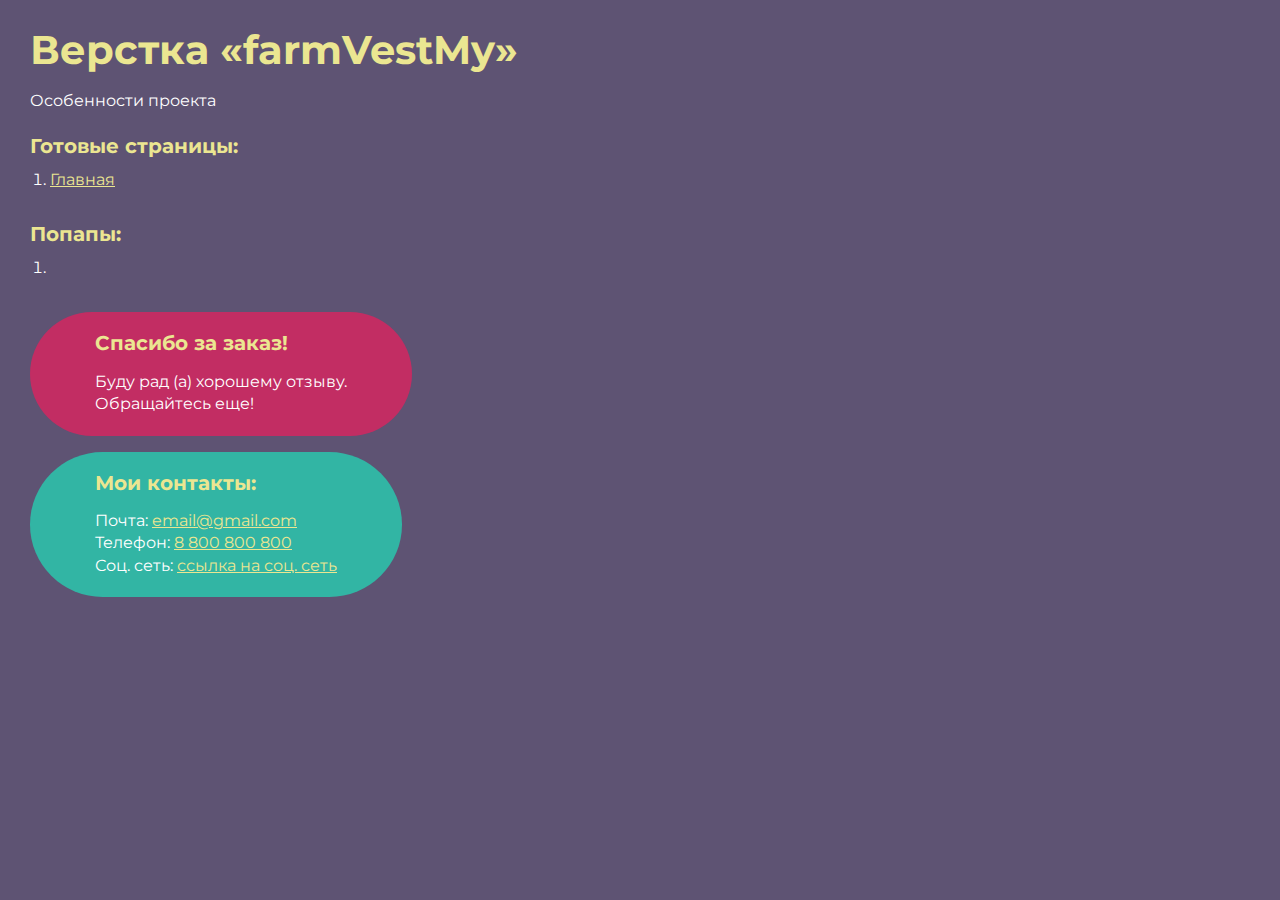
<file: index.html>
<!DOCTYPE html>
<html>

<head>
	<meta charset="UTF-8">
	<meta name="viewport" content="width=device-width, initial-scale=1.0">
	<title>Верстка «farmVestMy»</title>
</head>

<body>
	<div class="rootpage">
		<h1>Верстка «farmVestMy»</h1>
		<div class="rootpage__info">
			Особенности проекта
		</div>
		<h2>Готовые страницы:</h2>
		<ol class="rootpage__list">
			<li><a target="_blank" href="home.html">Главная</a></li>
		</ol>
		<h2>Попапы:</h2>
		<ol class="rootpage__list">
			<li><a target="_blank" href="home.html#"></a></li>
		</ol>
		<div class="rootpage__tnx">
			<h2>Спасибо за заказ!</h2>
			<p>Буду рад (а) хорошему отзыву.</p>
			<p>Обращайтесь еще!</p>
		</div>
		<div class="rootpage__contacts">
			<h2>Мои контакты:</h2>
			<p>Почта: <a href="mailto:email@gmail.com">email@gmail.com</a></p>
			<p>Телефон: <a href="tel:8800800800">8 800 800 800</a></p>
			<p>Соц. сеть: <a href="">ссылка на соц. сеть</a></p>
		</div>
	</div>
</body>
<style>
	@charset "UTF-8";
	@import url("https://fonts.googleapis.com/css?family=Montserrat:regular,700&display=swap");

	*,
	*::before,
	*::after {
		padding: 0px;
		margin: 0px;
		border: 0px;
		box-sizing: border-box;
	}

	html,
	body {
		height: 100%;
		margin: 0;
		padding: 0;
		min-width: 320px;
		width: 100%;
		color: #fff;
		background-color: #5e5373;
	}

	body {
		font-family: Montserrat;
		font-size: 100%;
		line-height: 1;
		font-size: 1rem;
	}

	a {
		text-decoration: underline;
		color: #ebe691
	}

	a:visited {
		text-decoration: underline;
		color: #aaa768;
	}

	a:hover {
		text-decoration: none;
	}

	ul li {
		list-style: none;
	}

	img {
		vertical-align: top;
	}

	.wrapper {
		width: 100%;
		min-height: 100%;
		overflow: hidden;
	}

	.rootpage {
		padding: 30px;
		display: flex;
		flex-direction: column;
		align-items: flex-start;
	}

	@media (max-width: 767px) {
		.rootpage {
			padding: 30px 15px;
		}
	}

	h1 {
		color: #ebe691;
		font-size: 2.5rem;
		margin: 0px 0px 1.25rem 0px;
	}

	@media (max-width: 767px) {
		h1 {
			font-size: 1.85rem;
			margin: 0px 0px 1.25rem 0px;
		}
	}

	h2 {
		color: #ebe691;
		font-size: 1.25rem;
		margin: 0px 0px 1rem 0px;
	}

	@media (max-width: 767px) {
		h2 {
			font-size: 1.125rem;
			margin: 0px 0px 1rem 0px;
		}
	}

	.rootpage__info {
		line-height: 140%;
		margin: 0px 0px 1.5rem 0px;
	}

	.rootpage__list {
		margin: 0px 0px 2.25rem 1.25rem;
	}

	.rootpage__list li:not(:last-child) {
		margin: 0px 0px 15px 0px;
	}

	.rootpage__contacts,
	.rootpage__tnx {
		border-radius: 200px;
		padding: 20px 65px;
		line-height: 140%;
	}

	@media (max-width: 767px) {

		.rootpage__contacts,
		.rootpage__tnx {
			border-radius: 40px;
			padding: 20px;
		}
	}

	.rootpage__contacts {
		background: #32b5a4;

	}

	.rootpage__contacts a {
		color: #ebe691;
	}

	.rootpage__tnx {
		background: #c22d63;
		margin: 0px 0px 1rem 0px;
	}
</style>

</html>
</file>
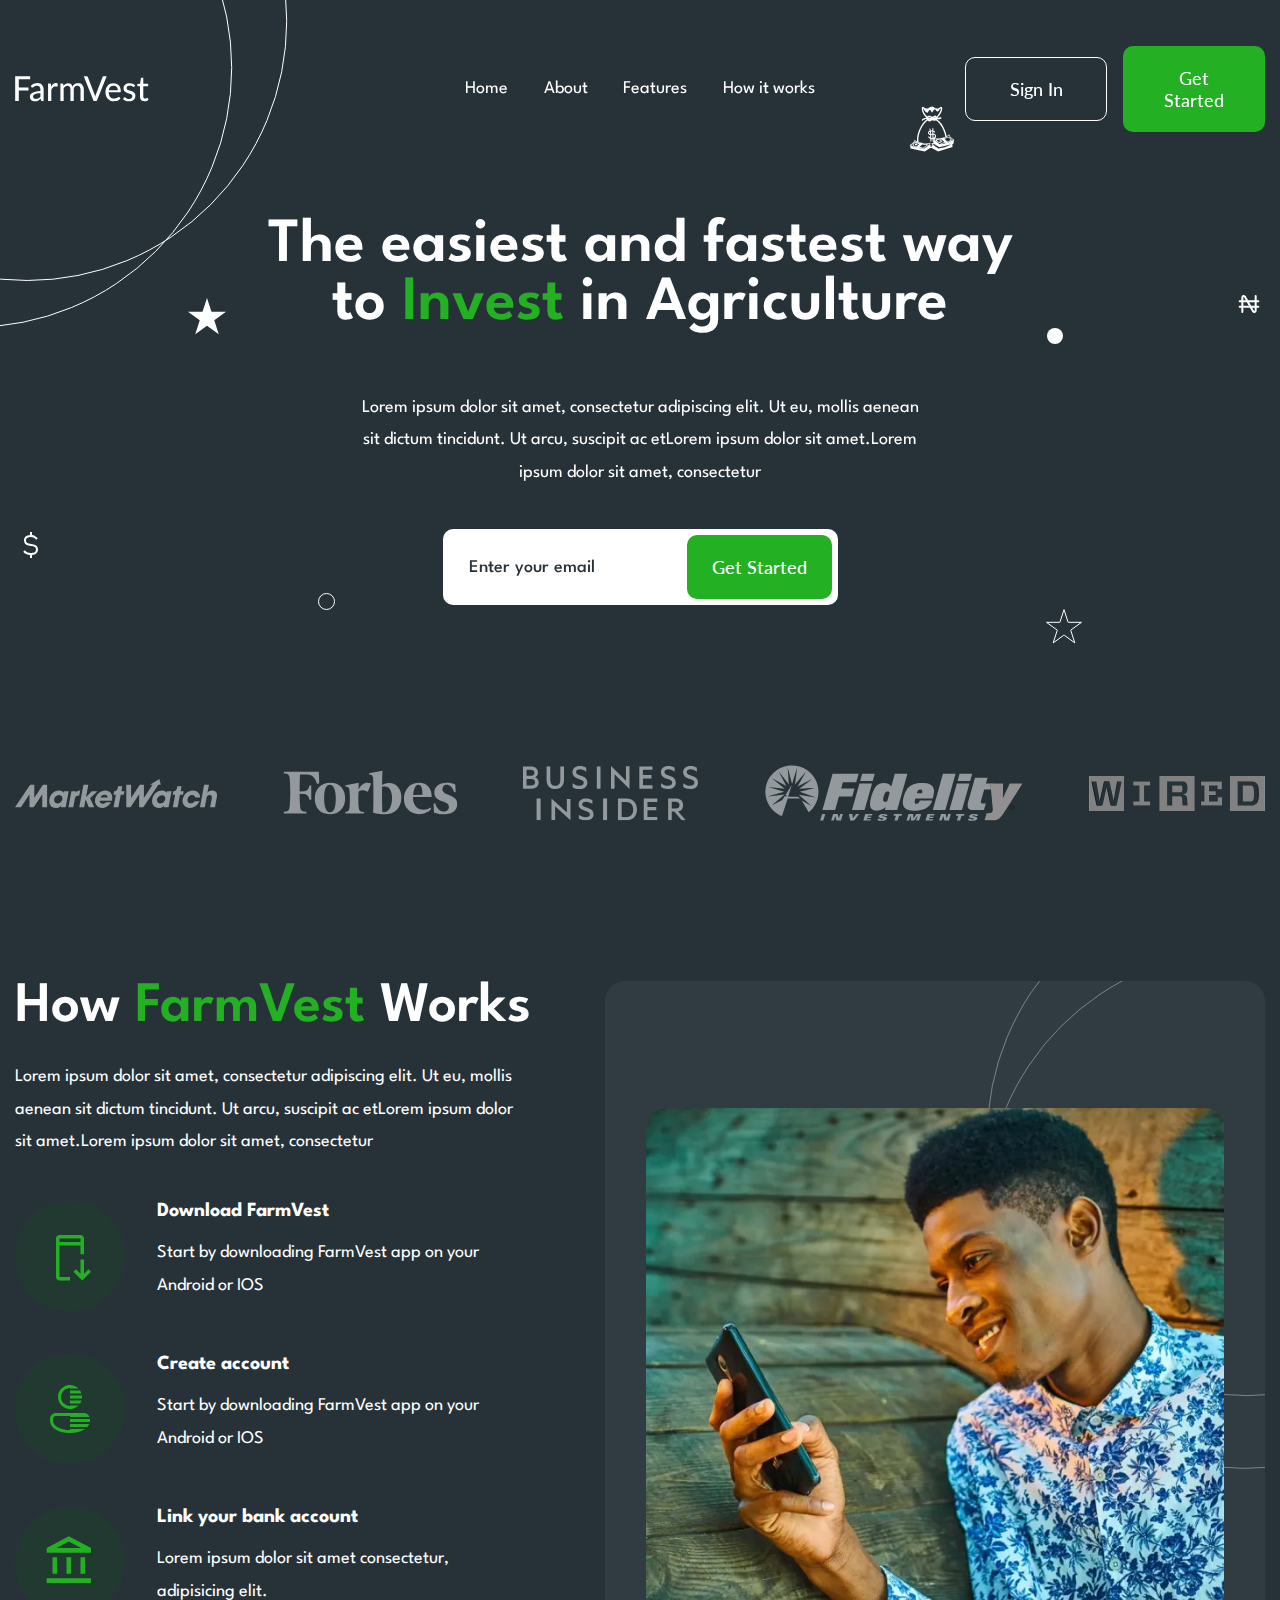
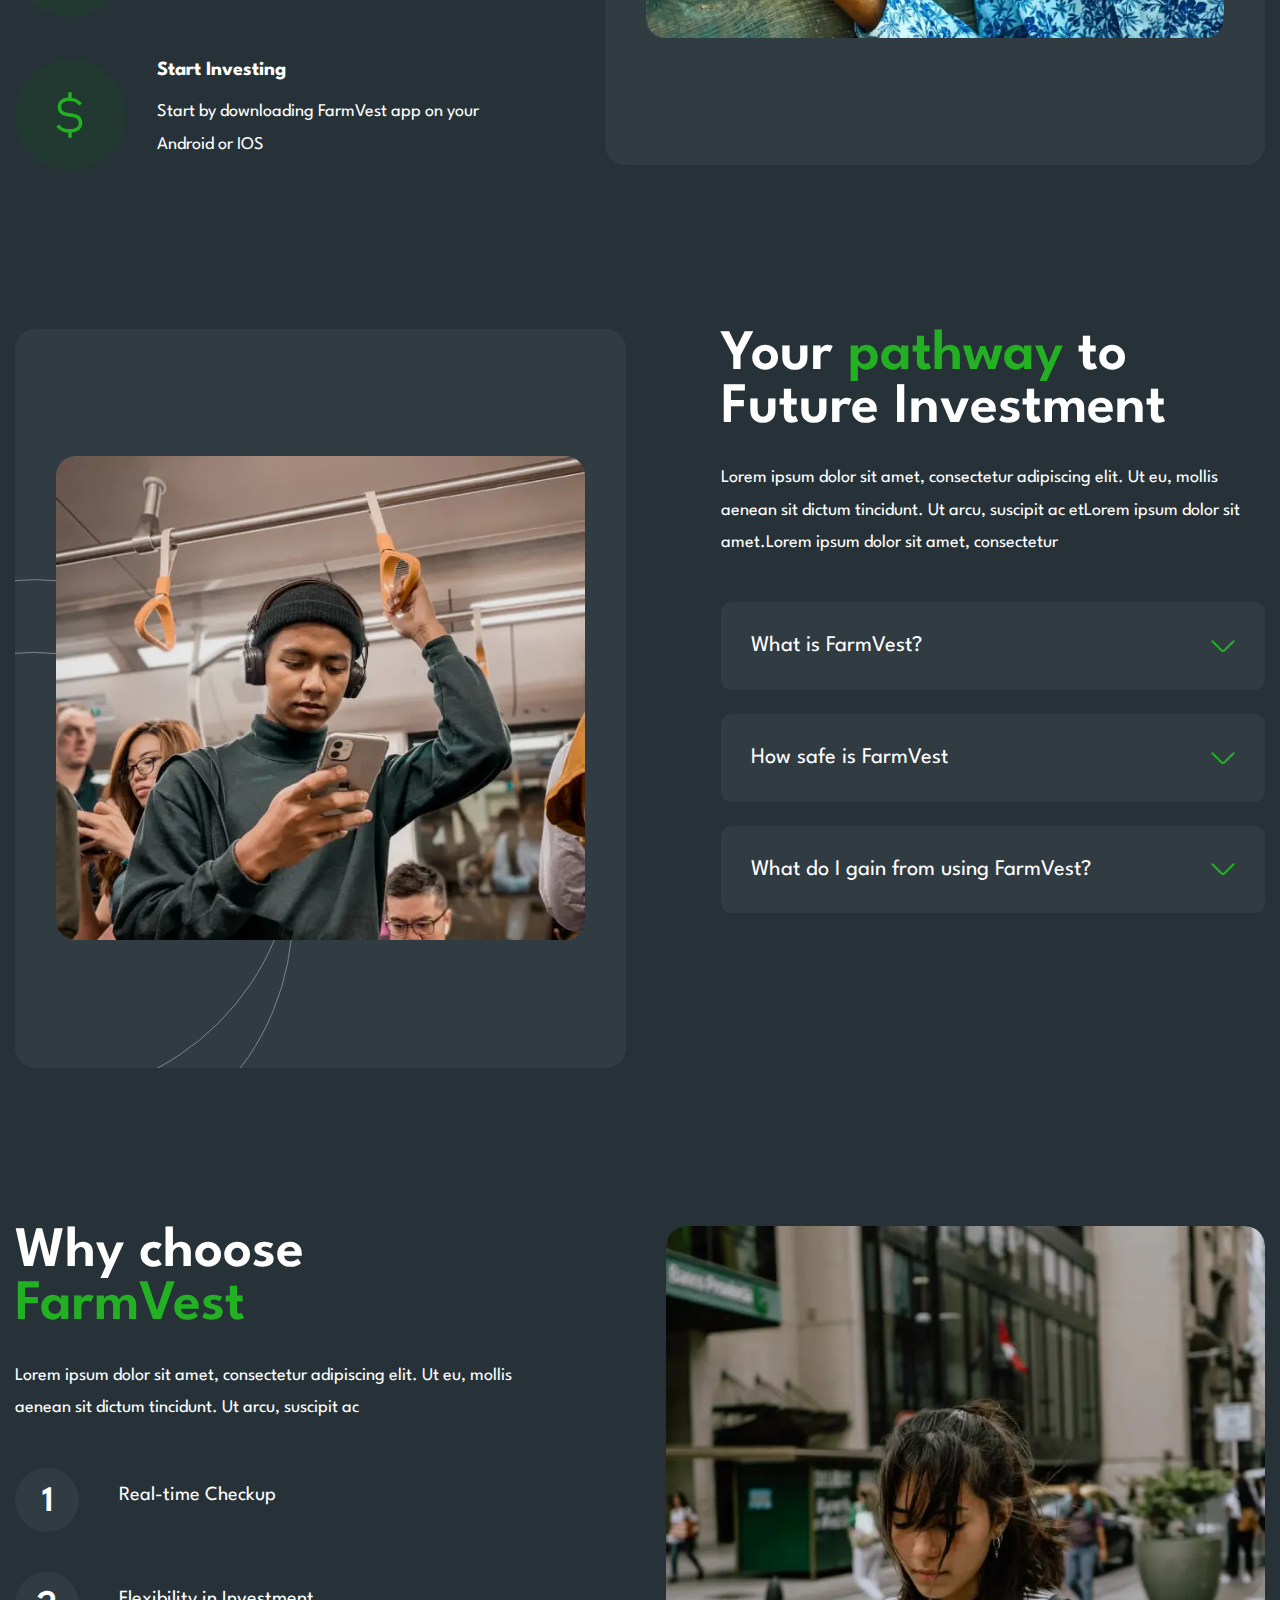
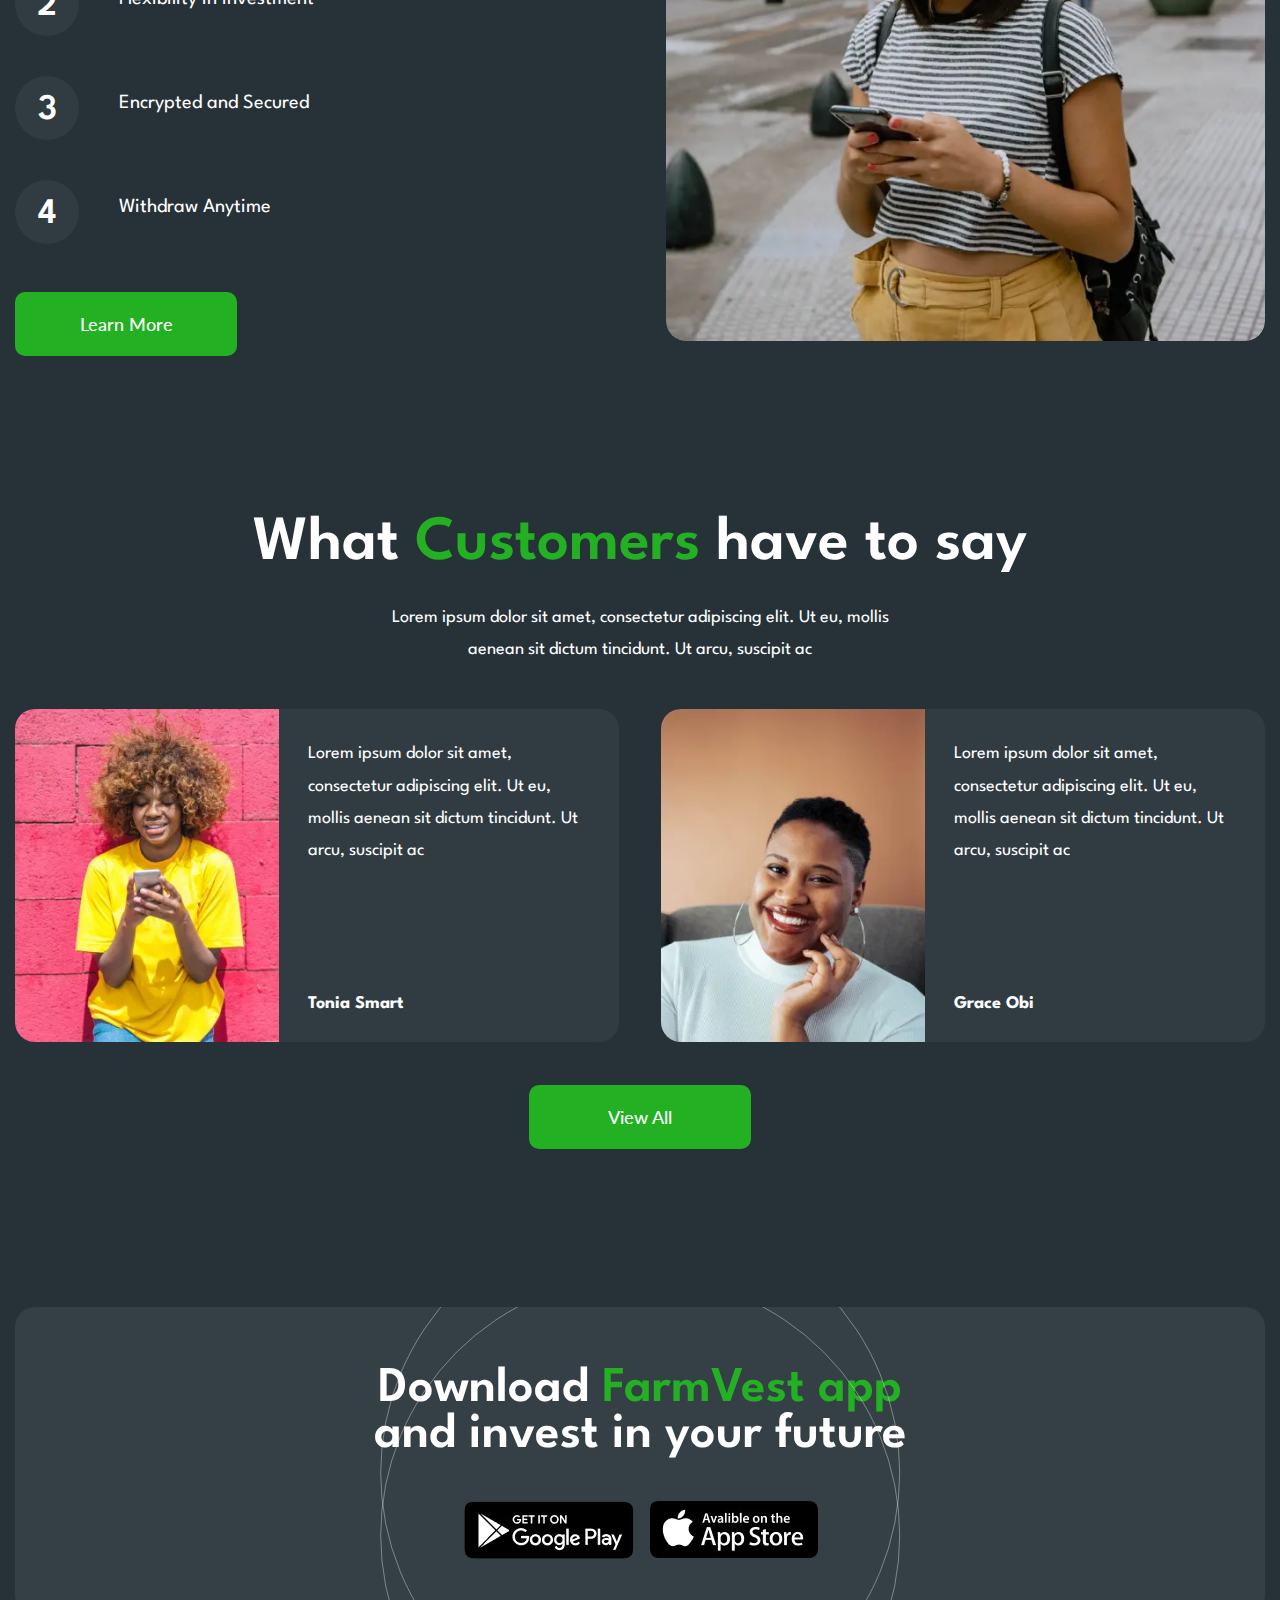
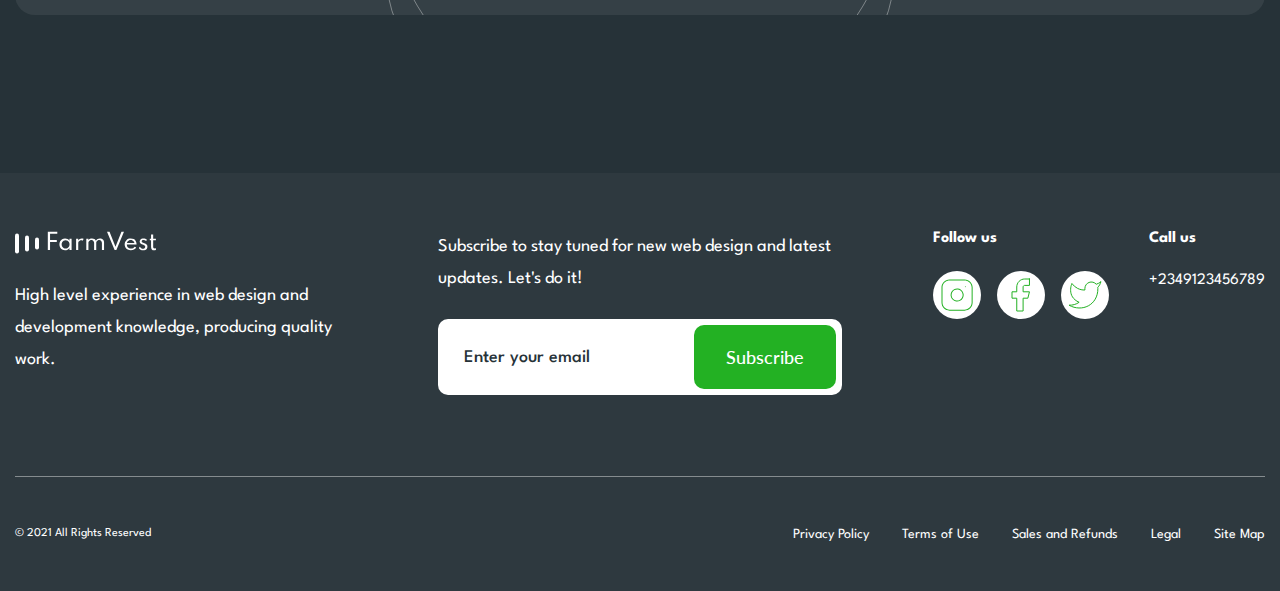
<file: home.html>
<!DOCTYPE html>
<html lang="ru">

<head>
	<title>FarmVestMy</title>
	<meta charset="UTF-8">
	<meta name="format-detection" content="telephone=no">
	<!-- <style>body{opacity: 0;}</style> -->
	<link rel="stylesheet" href="css/style.min.css?_v=20220719111856">
	<link rel="shortcut icon" href="favicon.ico">
	<!-- <meta name="robots" content="noindex, nofollow"> -->
	<meta name="viewport" content="width=device-width, initial-scale=1.0">
</head>

<body>
	<div class="wrapper">
		<header class="header">
			<div class="header__container-big">
				<a href="" class="header__logo"><img src="img/logo.svg" alt=""></a>
				<div class="header__menu menu">
					<nav class="menu__body">
						<ul class="menu__list">
							<li class="menu__item"><a href="" class="menu__link">Home</a></li>
							<li class="menu__item"><a href="" class="menu__link">About</a></li>
							<li class="menu__item"><a href="" class="menu__link">Features</a></li>
							<li class="menu__item"><a href="" class="menu__link">How it works</a></li>
						</ul>
					</nav>
				</div>
				<div class="header__actions">
					<button type="button" class="header__button button button_border">Sign In</button>
					<button type="button" data-da=".menu__body,767.98" class="header__button button">Get Started</button>
					<button type="button" class="icon-menu"><span></span></button>
				</div>
			</div>
		</header>
		<main class="page">
			<main class="page">
				<section class="page__main main-block">
					<div data-prlx-parent class="main-block__container-big">
						<div class="main-block__container">
							<div class="main-block__content">
								<h1 class="main-block__title title">
									The easiest and fastest way to <span>Invest</span> in Agriculture
								</h1>
								<div class="main-block__text text">
									Lorem ipsum dolor sit amet, consectetur adipiscing elit. Ut eu, mollis aenean sit dictum
									tincidunt. Ut arcu, suscipit ac etLorem ipsum dolor sit amet.Lorem ipsum dolor sit amet,
									consectetur
								</div>
								<div class="main-block__form">
									<form action="#" class="form">
										<input data-required="email" autocomplete="off" type="text" name="form[]" data-error="Error" placeholder="Enter your email" class="form__input">
										<button type="submit" class="form__button button">Get Started</button>
									</form>
								</div>
							</div>
							<div data-coefficient="100" data-prlx data-direction="1" class="main-block__icons icons-main-block">
								<div data-prlx-mouse data-prlx-cx="300" data-prlx-cy="300" class="icons-main-block__circle icons-main-block__circle_1"></div>
								<div data-prlx-mouse data-prlx-cx="300" data-prlx-cy="300" data-prlx-dxr data-prlx-dyr class="icons-main-block__circle icons-main-block__circle_2"></div>
								<div data-prlx-mouse data-prlx-cx="10" data-prlx-cy="10" class="icons-main-block__item icons-main-block__item_1">
									<img src="img/main-block/icons/01.svg" alt="Icon">
								</div>
								<div data-prlx-mouse data-prlx-cx="10" data-prlx-cy="10" data-prlx-dxr data-prlx-dyr class="icons-main-block__item icons-main-block__item_2">
									<img src="img/main-block/icons/02.svg" alt="Icon">
								</div>
								<div data-prlx-mouse data-prlx-cx="10" data-prlx-cy="10" class="icons-main-block__item icons-main-block__item_3">
									<img src="img/main-block/icons/03.svg" alt="Icon">
								</div>
								<div data-prlx-mouse data-prlx-cx="10" data-prlx-cy="10" data-prlx-dxr data-prlx-dyr class="icons-main-block__item icons-main-block__item_4">
									<img src="img/main-block/icons/04.svg" alt="Icon">
								</div>
								<div data-prlx-mouse data-prlx-cx="10" data-prlx-cy="10" class="icons-main-block__item icons-main-block__item_5">
									<img src="img/main-block/icons/05.svg" alt="Icon">
								</div>
								<div data-prlx-mouse data-prlx-cx="10" data-prlx-cy="10" data-prlx-dxr data-prlx-dyr class="icons-main-block__item icons-main-block__item_6">
									<img src="img/main-block/icons/06.svg" alt="Icon">
								</div>
								<div data-prlx-mouse data-prlx-cx="10" data-prlx-cy="10" class="icons-main-block__item icons-main-block__item_7">
									<img src="img/main-block/icons/07.svg" alt="Icon">
								</div>
							</div>
						</div>
					</div>
				</section>
				<div class="page__partners partners">
					<div class="partners__container-big">
						<div class="partners__container">
							<div class="partners__item">
								<img src="img/partners/01.svg" alt="">
							</div>
							<div class="partners__item">
								<img src="img/partners/02.svg" alt="">
							</div>
							<div class="partners__item">
								<img src="img/partners/03.svg" alt="">
							</div>
							<div class="partners__item">
								<img src="img/partners/04.svg" alt="">
							</div>
							<div class="partners__item">
								<img src="img/partners/05.svg" alt="">
							</div>
						</div>
					</div>
				</div>
				<section data-prlx-mouse-wrapper class="page__how how">
					<div class="how__container-big">
						<div class="how__container">
							<div class="how__content">
								<h2 class="how__title title title_s64">
									How <span>FarmVest</span> Works
								</h2>
								<div class="how__text text">
									<p>Lorem ipsum dolor sit amet, consectetur adipiscing elit. Ut eu, mollis aenean sit dictum tincidunt. Ut arcu, suscipit ac etLorem ipsum dolor sit amet.Lorem ipsum dolor sit amet, consectetur</p>
								</div>
								<div class="how__steps steps-how">
									<div class="steps-how__item">
										<div class="steps-how__icon">
											<img src="img/how-it-works/icons/01.svg" alt="Icon">
										</div>
										<div class="steps-how__body">
											<div class="steps-how__title">Download FarmVest</div>
											<div class="steps-how__text text">Start by downloading FarmVest app on your Android or IOS</div>
										</div>
									</div>
									<div class="steps-how__item">
										<div class="steps-how__icon">
											<img src="img/how-it-works/icons/02.svg" alt="Icon">
										</div>
										<div class="steps-how__body">
											<div class="steps-how__title">Create account</div>
											<div class="steps-how__text text">Start by downloading FarmVest app on your Android or IOS</div>
										</div>
									</div>
									<div class="steps-how__item">
										<div class="steps-how__icon">
											<img src="img/how-it-works/icons/03.svg" alt="Icon">
										</div>
										<div class="steps-how__body">
											<div class="steps-how__title">Link your bank account</div>
											<div class="steps-how__text text">Lorem ipsum dolor sit amet consectetur, adipisicing elit.</div>
										</div>
									</div>
									<div class="steps-how__item">
										<div class="steps-how__icon">
											<img src="img/how-it-works/icons/04.svg" alt="Icon">
										</div>
										<div class="steps-how__body">
											<div class="steps-how__title">Start Investing</div>
											<div class="steps-how__text text">Start by downloading FarmVest app on your Android or IOS</div>
										</div>
									</div>
								</div>
							</div>
							<div data-prlx-parent class="how__image image-block">
								<div data-coefficient="50" data-prlx data-direction="-1" class="image-block__item">
									<picture><source srcset="img/how-it-works/image.webp" type="image/webp"><img src="img/how-it-works/image.jpg" alt="Image"></picture>
								</div>
								<div data-prlx-mouse data-prlx-cx="300" data-prlx-cy="300" class="image-block__circle image-block__circle_1"></div>
								<div data-prlx-mouse data-prlx-cx="300" data-prlx-cy="300" data-prlx-dxr data-prlx-dyr class="image-block__circle image-block__circle_2"></div>
							</div>
						</div>
					</div>
				</section>
				<section data-prlx-mouse-wrapper class="page__pathway pathway">
					<div class="pathway__container-big">
						<div class="pathway__container">
							<div data-prlx-parent class="pathway__image image-block">
								<div data-coefficient="50" data-prlx data-direction="-1" class="image-block__item">
									<picture><source srcset="img/pathway/image.webp" type="image/webp"><img src="img/pathway/image.jpg" alt="Image"></picture>
								</div>
								<div data-prlx-mouse data-prlx-cx="300" data-prlx-cy="300" class="image-block__circle image-block__circle_1"></div>
								<div data-prlx-mouse data-prlx-cx="300" data-prlx-cy="300" data-prlx-dxr data-prlx-dyr class="image-block__circle image-block__circle_2"></div>
							</div>
							<div class="pathway__content">
								<h2 class="pathway__title title title_s64">
									Your <span>pathway</span> to Future Investment
								</h2>
								<div class="pathway__text text">
									<p>Lorem ipsum dolor sit amet, consectetur adipiscing elit. Ut eu, mollis aenean sit dictum tincidunt. Ut arcu, suscipit ac etLorem ipsum dolor sit amet.Lorem ipsum dolor sit amet, consectetur</p>
								</div>

								<div data-spollers data-one-spoller class="pathway__spollers spollers-pathway">
									<div class="spollers-pathway__item">
										<button type="button" data-spoller data-spoller-close class="spollers-pathway__title">What is FarmVest?</button>
										<div class="spollers-pathway__body text">Lorem ipsum dolor, sit amet consectetur adipisicing elit. Libero, unde quaerat aperiam vero rem doloremque maxime itaque molestiae corrupti dolor quos non optio laudantium deserunt architecto doloribus quam ullam fugit!</div>
									</div>
									<div class="spollers-pathway__item">
										<button type="button" data-spoller data-spoller-close class="spollers-pathway__title">How safe is FarmVest</button>
										<div class="spollers-pathway__body text">Lorem ipsum dolor, sit amet consectetur adipisicing elit. Libero, unde quaerat aperiam vero rem doloremque maxime itaque molestiae corrupti dolor quos non optio laudantium deserunt architecto doloribus quam ullam fugit!</div>
									</div>
									<div class="spollers-pathway__item">
										<button type="button" data-spoller data-spoller-close class="spollers-pathway__title">What do I gain from using FarmVest?</button>
										<div class="spollers-pathway__body text">Lorem ipsum dolor, sit amet consectetur adipisicing elit. Libero, unde quaerat aperiam vero rem doloremque maxime itaque molestiae corrupti dolor quos non optio laudantium deserunt architecto doloribus quam ullam fugit!</div>
									</div>
								</div>
							</div>
						</div>
					</div>
				</section>
				<section data-prlx-mouse-wrapper class="page__why why">
					<div class="why__container-big">
						<div class="why__container">
							<div class="why__content">
								<h2 class="why__title title title_s64">
									Why choose <span>FarmVest </span>
								</h2>
								<div class="why__text text">
									<p>Lorem ipsum dolor sit amet, consectetur adipiscing elit. Ut eu, mollis aenean sit dictum tincidunt. Ut arcu, suscipit ac</p>
								</div>
								<ol class="why__steps steps-why">
									<li class="steps-why__item">Real-time Checkup</li>
									<li class="steps-why__item">Flexibility in Investment</li>
									<li class="steps-why__item">Encrypted and Secured</li>
									<li class="steps-why__item">Withdraw Anytime</li>
								</ol>
								<a href="" type="submit" class="button why__button">Learn More</a>
							</div>
							<div data-prlx-parent class="why__image image-block">
								<div data-coefficient="50" data-prlx data-direction="-1" class="image-block__item">
									<picture><source srcset="img/why/image.webp" type="image/webp"><img src="img/why/image.jpg" alt="Image"></picture>
								</div>
								<div data-prlx-mouse data-prlx-cx="300" data-prlx-cy="300" class="image-block__circle image-block__circle_1"></div>
								<div data-prlx-mouse data-prlx-cx="300" data-prlx-cy="300" data-prlx-dxr data-prlx-dyr class="image-block__circle image-block__circle_2"></div>
							</div>
						</div>
					</div>
				</section>
				<section class="page__reviews reviews">
					<div class="reviews__container-big">
						<div class="reviews__container">
							<h2 class="reviews__title title">What <span>Customers</span> have to say</h2>
							<div class="reviews__text text">Lorem ipsum dolor sit amet, consectetur adipiscing elit. Ut eu, mollis aenean sit dictum tincidunt. Ut arcu, suscipit ac</div>
							<div class="reviews__items">
								<div class="reviews__item item-review">
									<div class="item-review__image-ibg">
										<picture><source srcset="img/reviews/01.webp" type="image/webp"><img src="img/reviews/01.jpg" alt="Image"></picture>
									</div>
									<div class="item-review__body">
										<div class="item-review__text text">Lorem ipsum dolor sit amet, consectetur adipiscing elit. Ut eu, mollis aenean sit dictum tincidunt. Ut arcu, suscipit ac</div>
										<div class="item-review__name">Tonia Smart</div>
									</div>
								</div>
								<div class="reviews__item item-review">
									<div class="item-review__image-ibg">
										<picture><source srcset="img/reviews/02.webp" type="image/webp"><img src="img/reviews/02.jpg" alt="Image"></picture>
									</div>
									<div class="item-review__body">
										<div class="item-review__text text">Lorem ipsum dolor sit amet, consectetur adipiscing elit. Ut eu, mollis aenean sit dictum tincidunt. Ut arcu, suscipit ac</div>
										<div class="item-review__name">Grace Obi</div>
									</div>
								</div>
							</div>
							<button type="button" class="reviews__button button">View All</button>
						</div>
					</div>
				</section>
				<section data-prlx-mouse-wrapper class="page__download download">
					<div class="download__container-big">
						<div class="download__container">
							<div class="download__body">
								<h2 class="download__title title title_s56">
									Download <span>FarmVest app</span> and invest in your future
								</h2>
								<div class="download__apps">
									<a href="" class="download__app">
										<picture><source srcset="img/icons/store.webp" type="image/webp"><img src="img/icons/store.png" alt="GooglePlay"></picture>
									</a>
									<a href="" class="download__app">
										<picture><source srcset="img/icons/appstore.webp" type="image/webp"><img src="img/icons/appstore.png" alt="AppleStore"></picture>
									</a>
								</div>
								<div data-prlx-mouse data-prlx-cx="300" data-prlx-cy="300" class="download__circle download__circle_1"></div>
								<div data-prlx-mouse data-prlx-cx="300" data-prlx-cy="300" data-prlx-dxr data-prlx-dyr class="download__circle download__circle_2"></div>
							</div>
						</div>
					</div>
				</section>
			</main>
			<footer class="footer">
				<div class="footer__container-big">
					<div class="footer__container">
						<div class="footer__main main-footer">
							<div class="main-footer__info">
								<a href="" class="main-footer__logo">
									<img src="img/footer-logo.svg" alt="Logo">
								</a>
								<div class="main-footer__text text">High level experience in web design and development knowledge, producing quality work.</div>
							</div>
							<div class="main-footer__form form-main">
								<div class="form-main__text text">Subscribe to stay tuned for new web design and latest updates. Let's do it!</div>
								<form action="#" class="form-main__form form">
									<input data-required="email" autocomplete="off" type="text" name="form[]" data-error="Error" placeholder="Enter your email" class="form__input">
									<button type="submit" class="form__button button">Subscribe</button>
								</form>
							</div>
							<div class="main-footer__contacts">
								<div class="main-footer__social">
									<div class="main-footer__label">Follow us</div>
									<div class="social">
										<a href="" class="social__item">
											<img src="img/icons/social/01.svg" alt="Instagram">
										</a>
										<a href="" class="social__item">
											<img src="img/icons/social/02.svg" alt="Facebook">
										</a>
										<a href="" class="social__item">
											<img src="img/icons/social/03.svg" alt="Twitter">
										</a>
									</div>
								</div>
								<div class="main-footer__call-us">
									<div class="main-footer__label">Call us</div>
									<a href="tel:+2349123456789" class="main-footer__phone">+2349123456789</a>
								</div>
							</div>
						</div>
						<div class="footer__bottom">
							<div class="footer__copy">© 2021 All Rights Reserved</div>
							<nav class="footer__menu menu-footer">
								<ul class="menu-footer__list">
									<li class="menu-footer__item">
										<a href="" class="menu-footer__link">Privacy Policy</a>
									</li>
									<li class="menu-footer__item">
										<a href="" class="menu-footer__link">Terms of Use</a>
									</li>
									<li class="menu-footer__item">
										<a href="" class="menu-footer__link">Sales and Refunds</a>
									</li>
									<li class="menu-footer__item">
										<a href="" class="menu-footer__link">Legal</a>
									</li>
									<li class="menu-footer__item">
										<a href="" class="menu-footer__link">Site Map</a>
									</li>
								</ul>
							</nav>
						</div>
					</div>
				</div>
			</footer>
	</div>
	<!-- <div id="popup" aria-hidden="true" class="popup">
	<div class="popup__wrapper">
		<div class="popup__content">
			<button data-close type="button" class="popup__close">Закрыть</button>
			<div class="popup__text">
				Text
			</div>
		</div>
	</div>
</div> -->
	<script src="js/app.min.js?_v=20220719111856"></script>
</body>

</html>
</file>
<file: css/style.min.css>
@import url(https://fonts.googleapis.com/css?family=League+Spartan:300,regular,500,600,700&display=swap);
@import url(https://fonts.googleapis.com/css?family=Lato:regular,500&display=swap);
@charset "UTF-8";
* {
  padding: 0px;
  margin: 0px;
  border: 0px;
}

*,
*:before,
*:after {
  box-sizing: border-box;
}

html,
body {
  height: 100%;
  min-width: 320px;
}

body {
  color: #ffffff;
  line-height: 1;
  font-family: "League Spartan";
  font-size: 1.125rem;
  -ms-text-size-adjust: 100%;
  -moz-text-size-adjust: 100%;
  -webkit-text-size-adjust: 100%;
  -webkit-font-smoothing: antialiased;
  -moz-osx-font-smoothing: grayscale;
}

input,
button,
textarea {
  font-family: "League Spartan";
  font-size: inherit;
}

button {
  cursor: pointer;
  color: inherit;
  background-color: inherit;
}

a {
  color: inherit;
}

a:link,
a:visited {
  text-decoration: none;
}

a:hover {
  text-decoration: none;
}

ul li {
  list-style: none;
}

img {
  vertical-align: top;
}

h1,
h2,
h3,
h4,
h5,
h6 {
  font-weight: inherit;
  font-size: inherit;
}

body {
  background-color: #263238;
}
.lock body {
  overflow: hidden;
  touch-action: none;
  overscroll-behavior: none;
}
.wrapper {
  min-height: 100%;
  display: flex;
  flex-direction: column;
  overflow: hidden;
}
.wrapper > main {
  flex: 1 1 auto;
}
.wrapper > * {
  min-width: 0;
}

/*
(i) Стили будут применяться ко 
всем классам содержащим *__container
Например header__container, main__container и т.д.
Снипет (HTML): cnt
*/
[class*=__container] {
  max-width: 88.75rem;
  margin: 0 auto;
}

[class*=__container-big] {
  max-width: 101.25rem;
  box-sizing: content-box;
  margin: 0 auto;
  padding: 0 0.9375rem;
}

.form {
  max-width: 33.3125rem;
  background-color: #fff;
  border-radius: 10px;
  display: flex;
  padding: 0.375rem;
  gap: 0.3125rem;
  position: relative;
}
@media (max-width: 26.875em) {
  .form {
    flex-direction: column;
  }
}
.form__input {
  height: 4rem;
  flex: 1 1 auto;
  padding: 0 1.25rem;
  color: #263238;
  font-weight: 500;
}
.form__input::placeholder {
  color: #263238;
}
.form__input._form-error {
  color: red;
}
.form__input._form-error::placeholder {
  color: red;
}
.form__input:focus {
  outline: none;
}
.form__error {
  position: absolute;
  top: 100%;
  left: 0;
  color: red;
  font-size: 1rem;
  margin-top: 0.625rem;
  padding-left: 1.625rem;
}

.button {
  font-family: Lato;
  text-align: center;
  font-weight: 500;
  display: inline-block;
  line-height: 1.2222222222;
  padding: 1.3125rem 1.5625rem;
  background-color: #23b123;
  border-radius: 0.625rem;
  transition: all 0.3s ease 0s;
}
@media (min-width: 61.99875em) {
  .button {
    min-width: 8.875rem;
  }
}
@media (any-hover: hover) {
  .button:hover {
    background-color: #1b8b1b;
  }
}
.button_border {
  background-color: transparent;
  border: 1px solid #fff;
  padding: 1.25rem 1.5625rem;
}
@media (any-hover: hover) {
  .button_border:hover {
    border: 1px solid #23b123;
    color: #23b123;
    background-color: transparent;
  }
}
.button._fw {
  width: 100%;
}
@media (max-width: 61.99875em) {
  .button {
    padding: 0.9375rem 1.25rem;
  }
  .button_border {
    padding: 0.875rem 1.25rem;
  }
}

[class*=-ibg] {
  position: relative;
}
[class*=-ibg] img {
  position: absolute;
  width: 100%;
  height: 100%;
  top: 0;
  left: 0;
  object-fit: cover;
}

[class*=-ibg_contain] img {
  object-fit: contain;
}

.title {
  font-weight: 600;
  line-height: 0.9285714286;
  font-size: 4.375rem;
  color: #ffffff;
}
@supports (font-size: clamp( 2.8125rem , 2.4365601504rem  +  1.8796992481vw , 4.375rem )) {
  .title {
    font-size: clamp( 2.8125rem , 2.4365601504rem  +  1.8796992481vw , 4.375rem );
  }
}
@supports not (font-size: clamp( 2.8125rem , 2.4365601504rem  +  1.8796992481vw , 4.375rem )) {
  .title {
    font-size: calc(2.8125rem + 1.5625 * (100vw - 20rem) / 83.125);
  }
}
@supports (font-size: clamp( 2.5rem , 2.1390977444rem  +  1.8045112782vw , 4rem )) {
  .title_s64 {
    font-size: clamp( 2.5rem , 2.1390977444rem  +  1.8045112782vw , 4rem );
  }
}
@supports not (font-size: clamp( 2.5rem , 2.1390977444rem  +  1.8045112782vw , 4rem )) {
  .title_s64 {
    font-size: calc(2.5rem + 1.5 * (100vw - 20rem) / 83.125);
  }
}
@supports (font-size: clamp( 2.1875rem , 1.8717105263rem  +  1.5789473684vw , 3.5rem )) {
  .title_s56 {
    font-size: clamp( 2.1875rem , 1.8717105263rem  +  1.5789473684vw , 3.5rem );
  }
}
@supports not (font-size: clamp( 2.1875rem , 1.8717105263rem  +  1.5789473684vw , 3.5rem )) {
  .title_s56 {
    font-size: calc(2.1875rem + 1.3125 * (100vw - 20rem) / 83.125);
  }
}
.title span {
  color: #23b123;
}

.text {
  line-height: 180%;
}

.image-block {
  align-self: start;
  display: flex;
  overflow: hidden;
  background: rgba(255, 255, 255, 0.05);
  border-radius: 1.25rem;
  position: relative;
}
@supports (padding-top: clamp( 1.875rem , -0.155075188rem  +  10.1503759398vw , 10.3125rem )) {
  .image-block {
    padding-top: clamp( 1.875rem , -0.155075188rem  +  10.1503759398vw , 10.3125rem );
  }
}
@supports not (padding-top: clamp( 1.875rem , -0.155075188rem  +  10.1503759398vw , 10.3125rem )) {
  .image-block {
    padding-top: calc(1.875rem + 8.4375 * (100vw - 20rem) / 83.125);
  }
}
@supports (padding-bottom: clamp( 1.875rem , -0.155075188rem  +  10.1503759398vw , 10.3125rem )) {
  .image-block {
    padding-bottom: clamp( 1.875rem , -0.155075188rem  +  10.1503759398vw , 10.3125rem );
  }
}
@supports not (padding-bottom: clamp( 1.875rem , -0.155075188rem  +  10.1503759398vw , 10.3125rem )) {
  .image-block {
    padding-bottom: calc(1.875rem + 8.4375 * (100vw - 20rem) / 83.125);
  }
}
@supports (padding-left: clamp( 1.875rem , 1.6494360902rem  +  1.1278195489vw , 2.8125rem )) {
  .image-block {
    padding-left: clamp( 1.875rem , 1.6494360902rem  +  1.1278195489vw , 2.8125rem );
  }
}
@supports not (padding-left: clamp( 1.875rem , 1.6494360902rem  +  1.1278195489vw , 2.8125rem )) {
  .image-block {
    padding-left: calc(1.875rem + 0.9375 * (100vw - 20rem) / 83.125);
  }
}
@supports (padding-right: clamp( 1.875rem , 1.6494360902rem  +  1.1278195489vw , 2.8125rem )) {
  .image-block {
    padding-right: clamp( 1.875rem , 1.6494360902rem  +  1.1278195489vw , 2.8125rem );
  }
}
@supports not (padding-right: clamp( 1.875rem , 1.6494360902rem  +  1.1278195489vw , 2.8125rem )) {
  .image-block {
    padding-right: calc(1.875rem + 0.9375 * (100vw - 20rem) / 83.125);
  }
}
.image-block__circle {
  position: absolute;
  top: 0;
  right: 0;
}
@supports (width: clamp( 21.875rem , 18.3411654135rem  +  17.6691729323vw , 36.5625rem )) {
  .image-block__circle {
    width: clamp( 21.875rem , 18.3411654135rem  +  17.6691729323vw , 36.5625rem );
  }
}
@supports not (width: clamp( 21.875rem , 18.3411654135rem  +  17.6691729323vw , 36.5625rem )) {
  .image-block__circle {
    width: calc(21.875rem + 14.6875 * (100vw - 20rem) / 83.125);
  }
}
@supports (height: clamp( 21.875rem , 18.3411654135rem  +  17.6691729323vw , 36.5625rem )) {
  .image-block__circle {
    height: clamp( 21.875rem , 18.3411654135rem  +  17.6691729323vw , 36.5625rem );
  }
}
@supports not (height: clamp( 21.875rem , 18.3411654135rem  +  17.6691729323vw , 36.5625rem )) {
  .image-block__circle {
    height: calc(21.875rem + 14.6875 * (100vw - 20rem) / 83.125);
  }
}
.image-block__circle::before {
  content: "";
  position: absolute;
  border-radius: 50%;
  border: 1px solid rgba(255, 255, 255, 0.37);
  width: 100%;
  height: 100%;
  top: 0;
  left: 0;
}
.image-block__circle_1::before {
  transform: translate(calc(50% - 1.125rem), -20%);
}
.image-block__circle_2::before {
  transform: translate(calc(50% - 1.25rem), -6%);
}
.image-block__item {
  text-align: center;
  position: relative;
  z-index: 2;
  flex: 1 1 100%;
}
.image-block__item img {
  max-width: 100%;
  border-radius: 1.25rem;
}

.header {
  position: fixed;
  top: 0;
  left: 0;
  width: 100%;
  z-index: 50;
  transition: all 0.3s ease 0s;
}
@supports (padding-top: clamp( 0.625rem , -0.1268796992rem  +  3.7593984962vw , 3.75rem )) {
  .header {
    padding-top: clamp( 0.625rem , -0.1268796992rem  +  3.7593984962vw , 3.75rem );
  }
}
@supports not (padding-top: clamp( 0.625rem , -0.1268796992rem  +  3.7593984962vw , 3.75rem )) {
  .header {
    padding-top: calc(0.625rem + 3.125 * (100vw - 20rem) / 83.125);
  }
}
@supports (padding-bottom: clamp( 0.625rem , -0.1268796992rem  +  3.7593984962vw , 3.75rem )) {
  .header {
    padding-bottom: clamp( 0.625rem , -0.1268796992rem  +  3.7593984962vw , 3.75rem );
  }
}
@supports not (padding-bottom: clamp( 0.625rem , -0.1268796992rem  +  3.7593984962vw , 3.75rem )) {
  .header {
    padding-bottom: calc(0.625rem + 3.125 * (100vw - 20rem) / 83.125);
  }
}
.header._header-scroll {
  padding-top: 1.25rem;
  padding-bottom: 1.25rem;
  background-color: rgba(0, 0, 0, 0.6);
}
.header__container-big {
  display: grid;
  grid-template-columns: 18.75rem 1fr 18.75rem;
  align-items: center;
}
@media (max-width: 67.5em) {
  .header__container-big {
    grid-template-columns: auto 1fr auto;
  }
}
.header__logo {
  position: relative;
  z-index: 5;
}
@supports (width: clamp( 7.5rem , 6.2042253521rem  +  2.6995305164vw , 8.9375rem )) {
  .header__logo {
    width: clamp( 7.5rem , 6.2042253521rem  +  2.6995305164vw , 8.9375rem );
  }
}
@supports not (width: clamp( 7.5rem , 6.2042253521rem  +  2.6995305164vw , 8.9375rem )) {
  .header__logo {
    width: calc(7.5rem + 1.4375 * (100vw - 48rem) / 53.25);
  }
}
.header__logo img {
  max-width: 100%;
}
.header__actions {
  position: relative;
  z-index: 5;
  display: flex;
  gap: 1rem;
  align-items: center;
}
.menu {
  padding: 0 0.625rem;
}
@media (max-width: 47.99875em) {
  .menu__body {
    position: fixed;
    width: 100%;
    height: 100%;
    display: flex;
    flex-direction: column;
    align-items: center;
    top: 0;
    left: -100%;
    transition: all 0.3s ease 0s;
    overflow: auto;
    background-color: #1b2327;
    gap: 1.875rem;
    padding-left: 0.9375rem;
    padding-right: 0.9375rem;
    padding-bottom: 1.875rem;
  }
  @supports (padding-top: clamp( 7.5rem , 4.8214285714rem  +  13.3928571429vw , 11.25rem )) {
    .menu__body {
      padding-top: clamp( 7.5rem , 4.8214285714rem  +  13.3928571429vw , 11.25rem );
    }
  }
  @supports not (padding-top: clamp( 7.5rem , 4.8214285714rem  +  13.3928571429vw , 11.25rem )) {
    .menu__body {
      padding-top: calc(7.5rem + 3.75 * (100vw - 20rem) / 28);
    }
  }
  .menu__body::before {
    content: "";
    position: fixed;
    top: 0;
    left: -100%;
    transition: all 0.3s ease 0s;
    width: 100%;
    background-color: #141a1d;
    z-index: 2;
  }
  @supports (height: clamp( 4.5rem , 3.0267857143rem  +  7.3660714286vw , 6.5625rem )) {
    .menu__body::before {
      height: clamp( 4.5rem , 3.0267857143rem  +  7.3660714286vw , 6.5625rem );
    }
  }
  @supports not (height: clamp( 4.5rem , 3.0267857143rem  +  7.3660714286vw , 6.5625rem )) {
    .menu__body::before {
      height: calc(4.5rem + 2.0625 * (100vw - 20rem) / 28);
    }
  }
  .menu-open .menu__body {
    left: 0;
  }
  .menu-open .menu__body::before {
    left: 0;
  }
}
.menu__list {
  display: flex;
  flex-wrap: wrap;
  justify-content: center;
  align-items: center;
  row-gap: 0.625rem;
  column-gap: 2.75rem;
}
@supports (column-gap: clamp( 0.9375rem , 0.5014097744rem  +  2.1804511278vw , 2.75rem )) {
  .menu__list {
    column-gap: clamp( 0.9375rem , 0.5014097744rem  +  2.1804511278vw , 2.75rem );
  }
}
@supports not (column-gap: clamp( 0.9375rem , 0.5014097744rem  +  2.1804511278vw , 2.75rem )) {
  .menu__list {
    column-gap: calc(0.9375rem + 1.8125 * (100vw - 20rem) / 83.125);
  }
}
@media (max-width: 47.99875em) {
  .menu__list {
    flex-direction: column;
    text-align: center;
    row-gap: 1.875rem;
  }
}
.menu__link {
  transition: color 0.3s ease 0s;
}
@media (max-width: 47.99875em) {
  .menu__link {
    font-size: 2.5rem;
  }
}
@media (any-hover: hover) {
  .menu__link:hover {
    color: #23b123;
  }
}

.icon-menu {
  display: none;
}
@media (max-width: 47.99875em) {
  .icon-menu {
    display: block;
    position: relative;
    width: 1.875rem;
    height: 1.125rem;
    cursor: pointer;
    z-index: 5;
  }
  .icon-menu span, .icon-menu::before, .icon-menu::after {
    content: "";
    transition: all 0.3s ease 0s;
    right: 0;
    position: absolute;
    width: 100%;
    height: 0.125rem;
    background-color: #fff;
  }
  .icon-menu::before {
    top: 0;
  }
  .icon-menu::after {
    bottom: 0;
  }
  .icon-menu span {
    top: calc(50% - 0.0625rem);
  }
  .menu-open .icon-menu span {
    width: 0;
  }
  .menu-open .icon-menu::before {
    top: calc(50% - 0.0625rem);
    transform: rotate(-45deg);
  }
  .menu-open .icon-menu::after {
    bottom: calc(50% - 0.0625rem);
    transform: rotate(45deg);
  }
}

.footer {
  background: rgba(53, 64, 70, 0.5);
}
.footer__main {
  border-bottom: 1px solid rgba(255, 255, 255, 0.42);
}
@supports (padding-top: clamp( 1.875rem , 1.3035714286rem  +  2.8571428571vw , 4.25rem )) {
  .footer__main {
    padding-top: clamp( 1.875rem , 1.3035714286rem  +  2.8571428571vw , 4.25rem );
  }
}
@supports not (padding-top: clamp( 1.875rem , 1.3035714286rem  +  2.8571428571vw , 4.25rem )) {
  .footer__main {
    padding-top: calc(1.875rem + 2.375 * (100vw - 20rem) / 83.125);
  }
}
@supports (padding-bottom: clamp( 1.875rem , 0.8223684211rem  +  5.2631578947vw , 6.25rem )) {
  .footer__main {
    padding-bottom: clamp( 1.875rem , 0.8223684211rem  +  5.2631578947vw , 6.25rem );
  }
}
@supports not (padding-bottom: clamp( 1.875rem , 0.8223684211rem  +  5.2631578947vw , 6.25rem )) {
  .footer__main {
    padding-bottom: calc(1.875rem + 4.375 * (100vw - 20rem) / 83.125);
  }
}
.footer__bottom {
  display: flex;
  align-items: center;
  justify-content: space-between;
  gap: 1.875rem;
}
@supports (padding-top: clamp( 1.875rem , 1.4990601504rem  +  1.8796992481vw , 3.4375rem )) {
  .footer__bottom {
    padding-top: clamp( 1.875rem , 1.4990601504rem  +  1.8796992481vw , 3.4375rem );
  }
}
@supports not (padding-top: clamp( 1.875rem , 1.4990601504rem  +  1.8796992481vw , 3.4375rem )) {
  .footer__bottom {
    padding-top: calc(1.875rem + 1.5625 * (100vw - 20rem) / 83.125);
  }
}
@supports (padding-bottom: clamp( 1.875rem , 1.4990601504rem  +  1.8796992481vw , 3.4375rem )) {
  .footer__bottom {
    padding-bottom: clamp( 1.875rem , 1.4990601504rem  +  1.8796992481vw , 3.4375rem );
  }
}
@supports not (padding-bottom: clamp( 1.875rem , 1.4990601504rem  +  1.8796992481vw , 3.4375rem )) {
  .footer__bottom {
    padding-bottom: calc(1.875rem + 1.5625 * (100vw - 20rem) / 83.125);
  }
}
@media (max-width: 47.99875em) {
  .footer__bottom {
    flex-direction: column-reverse;
  }
}
.footer__copy {
  font-size: 0.75rem;
  line-height: 1.1666666667;
}
.main-footer {
  display: grid;
  column-gap: 1.25rem;
  row-gap: 2.5rem;
  grid-template-columns: repeat(3, 1fr);
}
@media (max-width: 61.99875em) {
  .main-footer {
    grid-template-columns: repeat(2, 1fr);
  }
}
@media (max-width: 29.99875em) {
  .main-footer {
    grid-template-columns: 1fr;
  }
}
.main-footer__info {
  max-width: 20.625rem;
}
@media (max-width: 61.99875em) {
  .main-footer__info {
    order: 1;
  }
}
.main-footer__logo {
  display: inline-block;
}
.main-footer__logo:not(:last-child) {
  margin-bottom: 1.5rem;
}
.main-footer__form {
  justify-self: center;
}
@media (max-width: 61.99875em) {
  .main-footer__form {
    order: 3;
  }
}
@media (max-width: 61.99875em) and (min-width: 29.99875em) {
  .main-footer__form {
    grid-column: span 2;
  }
}
.main-footer__contacts {
  display: flex;
}
@supports (gap: clamp( 1.25rem , 0.8289473684rem  +  2.1052631579vw , 3rem )) {
  .main-footer__contacts {
    gap: clamp( 1.25rem , 0.8289473684rem  +  2.1052631579vw , 3rem );
  }
}
@supports not (gap: clamp( 1.25rem , 0.8289473684rem  +  2.1052631579vw , 3rem )) {
  .main-footer__contacts {
    gap: calc(1.25rem + 1.75 * (100vw - 20rem) / 83.125);
  }
}
@media (max-width: 73.75em) {
  .main-footer__contacts {
    flex-direction: column;
  }
}
@media (max-width: 61.99875em) {
  .main-footer__contacts {
    order: 2;
  }
}
@media (min-width: 29.99875em) {
  .main-footer__contacts {
    justify-self: end;
  }
}
.main-footer__label {
  font-weight: 700;
  font-size: 1rem;
}
.main-footer__label:not(:last-child) {
  margin-bottom: 1.5rem;
}
.main-footer__phone {
  font-size: 1rem;
}

.form-main__text:not(:last-child) {
  margin-bottom: 1.5rem;
}
.social {
  display: flex;
  gap: 1rem;
}
.social__item {
  flex: 0 0 3rem;
  width: 3rem;
  height: 3rem;
  border-radius: 50%;
  background-color: #fff;
  display: flex;
  justify-content: center;
  align-items: center;
}

.menu-footer__list {
  display: flex;
  flex-wrap: wrap;
  justify-content: center;
}
@supports (gap: clamp( 0.9375rem , 0.5615601504rem  +  1.8796992481vw , 2.5rem )) {
  .menu-footer__list {
    gap: clamp( 0.9375rem , 0.5615601504rem  +  1.8796992481vw , 2.5rem );
  }
}
@supports not (gap: clamp( 0.9375rem , 0.5615601504rem  +  1.8796992481vw , 2.5rem )) {
  .menu-footer__list {
    gap: calc(0.9375rem + 1.5625 * (100vw - 20rem) / 83.125);
  }
}
.menu-footer__link {
  font-size: 0.875rem;
  line-height: 1.1428571429;
}

.main-block__container-big {
  position: relative;
}
.main-block__content {
  position: relative;
  z-index: 2;
  display: flex;
  flex-direction: column;
  justify-content: center;
  align-items: center;
  text-align: center;
}
@supports (padding-top: clamp( 8.125rem , 6.3204887218rem  +  9.022556391vw , 15.625rem )) {
  .main-block__content {
    padding-top: clamp( 8.125rem , 6.3204887218rem  +  9.022556391vw , 15.625rem );
  }
}
@supports not (padding-top: clamp( 8.125rem , 6.3204887218rem  +  9.022556391vw , 15.625rem )) {
  .main-block__content {
    padding-top: calc(8.125rem + 7.5 * (100vw - 20rem) / 83.125);
  }
}
@supports (padding-bottom: clamp( 3.125rem , 0.8693609023rem  +  11.2781954887vw , 12.5rem )) {
  .main-block__content {
    padding-bottom: clamp( 3.125rem , 0.8693609023rem  +  11.2781954887vw , 12.5rem );
  }
}
@supports not (padding-bottom: clamp( 3.125rem , 0.8693609023rem  +  11.2781954887vw , 12.5rem )) {
  .main-block__content {
    padding-bottom: calc(3.125rem + 9.375 * (100vw - 20rem) / 83.125);
  }
}
.main-block__title {
  max-width: 46.875rem;
}
@supports (margin-bottom: clamp( 1.875rem , 1.2885338346rem  +  2.9323308271vw , 4.3125rem )) {
  .main-block__title:not(:last-child) {
    margin-bottom: clamp( 1.875rem , 1.2885338346rem  +  2.9323308271vw , 4.3125rem );
  }
}
@supports not (margin-bottom: clamp( 1.875rem , 1.2885338346rem  +  2.9323308271vw , 4.3125rem )) {
  .main-block__title:not(:last-child) {
    margin-bottom: calc(1.875rem + 2.4375 * (100vw - 20rem) / 83.125);
  }
}
.main-block__text {
  max-width: 35.625rem;
}
@supports (margin-bottom: clamp( 1.25rem , 0.8289473684rem  +  2.1052631579vw , 3rem )) {
  .main-block__text:not(:last-child) {
    margin-bottom: clamp( 1.25rem , 0.8289473684rem  +  2.1052631579vw , 3rem );
  }
}
@supports not (margin-bottom: clamp( 1.25rem , 0.8289473684rem  +  2.1052631579vw , 3rem )) {
  .main-block__text:not(:last-child) {
    margin-bottom: calc(1.25rem + 1.75 * (100vw - 20rem) / 83.125);
  }
}
@media (max-width: 26.875em) {
  .main-block__form {
    width: 100%;
  }
}
.icons-main-block {
  position: absolute;
  width: 100%;
  height: 100%;
  top: 0;
  left: 0;
  pointer-events: none;
}
@media (max-width: 47.99875em) {
  .icons-main-block {
    opacity: 0.2;
  }
}
.icons-main-block__item {
  position: absolute;
}
.icons-main-block__item_1 {
  top: 69.3018480493%;
  left: 0.9375rem;
}
.icons-main-block__item_2 {
  top: 39.0143737166%;
  left: 14.6296296296%;
}
.icons-main-block__item_3 {
  top: 77.7207392197%;
  left: 24.8765432099%;
}
.icons-main-block__item_4 {
  top: 13.7577002053%;
  left: 70.9259259259%;
}
.icons-main-block__item_5 {
  top: 43.0184804928%;
  left: 81.7901234568%;
}
.icons-main-block__item_6 {
  top: 79.6714579055%;
  left: 81.5432098765%;
}
.icons-main-block__item_7 {
  top: 37.6796714579%;
  right: 0.9375rem;
}
.icons-main-block__circle {
  pointer-events: none;
  position: absolute;
  top: 0;
  left: 0;
}
@supports (width: clamp( 21.875rem , 18.3411654135rem  +  17.6691729323vw , 36.5625rem )) {
  .icons-main-block__circle {
    width: clamp( 21.875rem , 18.3411654135rem  +  17.6691729323vw , 36.5625rem );
  }
}
@supports not (width: clamp( 21.875rem , 18.3411654135rem  +  17.6691729323vw , 36.5625rem )) {
  .icons-main-block__circle {
    width: calc(21.875rem + 14.6875 * (100vw - 20rem) / 83.125);
  }
}
@supports (height: clamp( 21.875rem , 18.3411654135rem  +  17.6691729323vw , 36.5625rem )) {
  .icons-main-block__circle {
    height: clamp( 21.875rem , 18.3411654135rem  +  17.6691729323vw , 36.5625rem );
  }
}
@supports not (height: clamp( 21.875rem , 18.3411654135rem  +  17.6691729323vw , 36.5625rem )) {
  .icons-main-block__circle {
    height: calc(21.875rem + 14.6875 * (100vw - 20rem) / 83.125);
  }
}
.icons-main-block__circle::before {
  content: "";
  display: block;
  border-radius: 50%;
  border: 1px solid #fff;
  width: 100%;
  height: 100%;
}
.icons-main-block__circle_1::before {
  transform: translate(calc(-50% - 1.75rem), -37%);
}
.icons-main-block__circle_2::before {
  transform: translate(calc(-50% + 1.6875rem), -46%);
}

@supports (padding-bottom: clamp( 3.125rem , 0.8693609023rem  +  11.2781954887vw , 12.5rem )) {
  .partners {
    padding-bottom: clamp( 3.125rem , 0.8693609023rem  +  11.2781954887vw , 12.5rem );
  }
}
@supports not (padding-bottom: clamp( 3.125rem , 0.8693609023rem  +  11.2781954887vw , 12.5rem )) {
  .partners {
    padding-bottom: calc(3.125rem + 9.375 * (100vw - 20rem) / 83.125);
  }
}
.partners__container {
  display: flex;
  justify-content: space-between;
  gap: 1.5625rem;
  align-items: center;
  flex-wrap: wrap;
}
@media (max-width: 68.75em) {
  .partners__container {
    justify-content: center;
  }
}
.partners__item {
  text-align: center;
}
.partners__item img {
  max-width: 100%;
}

@supports (padding-bottom: clamp( 1.5625rem , 0.4346804511rem  +  5.6390977444vw , 6.25rem )) {
  .how {
    padding-bottom: clamp( 1.5625rem , 0.4346804511rem  +  5.6390977444vw , 6.25rem );
  }
}
@supports not (padding-bottom: clamp( 1.5625rem , 0.4346804511rem  +  5.6390977444vw , 6.25rem )) {
  .how {
    padding-bottom: calc(1.5625rem + 4.6875 * (100vw - 20rem) / 83.125);
  }
}
.how__container {
  display: grid;
  row-gap: 1.875rem;
}
@media (min-width: 61.99875em) {
  .how__container {
    grid-template-columns: 1fr 52.8169014085%;
  }
}
@supports (padding-right: clamp( 1.875rem , -7.5408878505rem  +  15.1869158879vw , 5.9375rem )) {
  .how__content {
    padding-right: clamp( 1.875rem , -7.5408878505rem  +  15.1869158879vw , 5.9375rem );
  }
}
@supports not (padding-right: clamp( 1.875rem , -7.5408878505rem  +  15.1869158879vw , 5.9375rem )) {
  .how__content {
    padding-right: calc(1.875rem + 4.0625 * (100vw - 62rem) / 26.75);
  }
}
@media (max-width: 62em) {
  .how__content {
    padding-right: inherit;
  }
}
@supports (margin-bottom: clamp( 1.25rem , 1.0996240602rem  +  0.7518796992vw , 1.875rem )) {
  .how__title:not(:last-child) {
    margin-bottom: clamp( 1.25rem , 1.0996240602rem  +  0.7518796992vw , 1.875rem );
  }
}
@supports not (margin-bottom: clamp( 1.25rem , 1.0996240602rem  +  0.7518796992vw , 1.875rem )) {
  .how__title:not(:last-child) {
    margin-bottom: calc(1.25rem + 0.625 * (100vw - 20rem) / 83.125);
  }
}
@media (max-width: 29.99875em) {
  .how__title {
    text-align: center;
  }
}
@supports (margin-bottom: clamp( 1.875rem , 1.6043233083rem  +  1.3533834586vw , 3rem )) {
  .how__text:not(:last-child) {
    margin-bottom: clamp( 1.875rem , 1.6043233083rem  +  1.3533834586vw , 3rem );
  }
}
@supports not (margin-bottom: clamp( 1.875rem , 1.6043233083rem  +  1.3533834586vw , 3rem )) {
  .how__text:not(:last-child) {
    margin-bottom: calc(1.875rem + 1.125 * (100vw - 20rem) / 83.125);
  }
}
@media (max-width: 29.99875em) {
  .how__text {
    text-align: center;
  }
}
@media (max-width: 29.99875em) {
  .steps-how {
    text-align: center;
  }
}
.steps-how__item {
  max-width: 30.625rem;
  display: flex;
  align-items: flex-start;
  gap: 2rem;
}
@supports (margin-bottom: clamp( 1.875rem , 1.6043233083rem  +  1.3533834586vw , 3rem )) {
  .steps-how__item:not(:last-child) {
    margin-bottom: clamp( 1.875rem , 1.6043233083rem  +  1.3533834586vw , 3rem );
  }
}
@supports not (margin-bottom: clamp( 1.875rem , 1.6043233083rem  +  1.3533834586vw , 3rem )) {
  .steps-how__item:not(:last-child) {
    margin-bottom: calc(1.875rem + 1.125 * (100vw - 20rem) / 83.125);
  }
}
@media (max-width: 29.99875em) {
  .steps-how__item {
    flex-direction: column;
    justify-content: center;
    align-items: center;
  }
}
.steps-how__icon {
  border-radius: 50%;
  flex: 0 0 6.875rem;
  width: 6.875rem;
  height: 6.875rem;
  display: flex;
  justify-content: center;
  align-items: center;
  background: rgba(0, 128, 0, 0.1);
}
.steps-how__title {
  font-size: 1.25rem;
  font-weight: 700;
}
.steps-how__title:not(:last-child) {
  margin-bottom: 1rem;
}
@supports (padding-top: clamp( 1.5625rem , 0.4346804511rem  +  5.6390977444vw , 6.25rem )) {
  .pathway {
    padding-top: clamp( 1.5625rem , 0.4346804511rem  +  5.6390977444vw , 6.25rem );
  }
}
@supports not (padding-top: clamp( 1.5625rem , 0.4346804511rem  +  5.6390977444vw , 6.25rem )) {
  .pathway {
    padding-top: calc(1.5625rem + 4.6875 * (100vw - 20rem) / 83.125);
  }
}
@supports (padding-bottom: clamp( 1.5625rem , 0.4346804511rem  +  5.6390977444vw , 6.25rem )) {
  .pathway {
    padding-bottom: clamp( 1.5625rem , 0.4346804511rem  +  5.6390977444vw , 6.25rem );
  }
}
@supports not (padding-bottom: clamp( 1.5625rem , 0.4346804511rem  +  5.6390977444vw , 6.25rem )) {
  .pathway {
    padding-bottom: calc(1.5625rem + 4.6875 * (100vw - 20rem) / 83.125);
  }
}
.pathway__container {
  display: flex;
  row-gap: 1.875rem;
}
@media (max-width: 61.99875em) {
  .pathway__container {
    flex-direction: column-reverse;
  }
}
.pathway__image {
  flex: 0 0 48.8732394366%;
}
@media (max-width: 61.99875em) {
  .pathway__image {
    width: 100%;
  }
}
.pathway__image .image-block__circle {
  top: auto;
  right: auto;
  left: 0;
  bottom: 0;
}
.pathway__image .image-block__circle_1::before {
  transform: translate(calc(-50% + 1.125rem), 20%);
}
.pathway__image .image-block__circle_2::before {
  transform: translate(calc(-50% + 1.25rem), 6%);
}
.pathway__content {
  flex: 1 1 auto;
}
@supports (padding-left: clamp( 1.875rem , -12.0315420561rem  +  22.4299065421vw , 7.875rem )) {
  .pathway__content {
    padding-left: clamp( 1.875rem , -12.0315420561rem  +  22.4299065421vw , 7.875rem );
  }
}
@supports not (padding-left: clamp( 1.875rem , -12.0315420561rem  +  22.4299065421vw , 7.875rem )) {
  .pathway__content {
    padding-left: calc(1.875rem + 6 * (100vw - 62rem) / 26.75);
  }
}
@media (max-width: 62em) {
  .pathway__content {
    padding-left: inherit;
  }
}
@supports (margin-bottom: clamp( 1.25rem , 1.0996240602rem  +  0.7518796992vw , 1.875rem )) {
  .pathway__title:not(:last-child) {
    margin-bottom: clamp( 1.25rem , 1.0996240602rem  +  0.7518796992vw , 1.875rem );
  }
}
@supports not (margin-bottom: clamp( 1.25rem , 1.0996240602rem  +  0.7518796992vw , 1.875rem )) {
  .pathway__title:not(:last-child) {
    margin-bottom: calc(1.25rem + 0.625 * (100vw - 20rem) / 83.125);
  }
}
@media (max-width: 29.99875em) {
  .pathway__title {
    text-align: center;
  }
}
@supports (margin-bottom: clamp( 1.875rem , 1.6043233083rem  +  1.3533834586vw , 3rem )) {
  .pathway__text:not(:last-child) {
    margin-bottom: clamp( 1.875rem , 1.6043233083rem  +  1.3533834586vw , 3rem );
  }
}
@supports not (margin-bottom: clamp( 1.875rem , 1.6043233083rem  +  1.3533834586vw , 3rem )) {
  .pathway__text:not(:last-child) {
    margin-bottom: calc(1.875rem + 1.125 * (100vw - 20rem) / 83.125);
  }
}
@media (max-width: 29.99875em) {
  .pathway__text {
    text-align: center;
  }
}
.pathway__spollers {
  display: grid;
  gap: 1.5rem;
}

.spollers-pathway__item {
  border-radius: 0.625rem;
  overflow: hidden;
  background: rgba(255, 255, 255, 0.05);
}
.spollers-pathway__title {
  width: 100%;
  background-color: transparent;
  display: block;
  text-align: left;
  padding: 1.5rem 1.875rem;
  display: flex;
  line-height: 177%;
  align-items: center;
  gap: 0.625rem;
  justify-content: space-between;
}
@supports (font-size: clamp( 1.125rem , 1.0347744361rem  +  0.4511278195vw , 1.5rem )) {
  .spollers-pathway__title {
    font-size: clamp( 1.125rem , 1.0347744361rem  +  0.4511278195vw , 1.5rem );
  }
}
@supports not (font-size: clamp( 1.125rem , 1.0347744361rem  +  0.4511278195vw , 1.5rem )) {
  .spollers-pathway__title {
    font-size: calc(1.125rem + 0.375 * (100vw - 20rem) / 83.125);
  }
}
.spollers-pathway__title::after {
  content: "";
  background: url("../img/icons/arrow.svg") center/100% no-repeat;
  flex: 0 0 1.5rem;
  height: 1.5rem;
  transition: all 0.3s ease 0s;
}
.spollers-pathway__title._spoller-active::after {
  transform: rotate(-180deg);
}
@media (max-width: 29.99875em) {
  .spollers-pathway__title {
    line-height: 130%;
    padding: 1.125rem 1.25rem;
  }
}
.spollers-pathway__body {
  padding: 0rem 1.875rem 1.5rem 1.875rem;
}
@media (max-width: 29.99875em) {
  .spollers-pathway__body {
    padding: 0rem 1.25rem 1.125rem 1.25rem;
  }
}

@supports (padding-top: clamp( 1.5625rem , 0.4346804511rem  +  5.6390977444vw , 6.25rem )) {
  .why {
    padding-top: clamp( 1.5625rem , 0.4346804511rem  +  5.6390977444vw , 6.25rem );
  }
}
@supports not (padding-top: clamp( 1.5625rem , 0.4346804511rem  +  5.6390977444vw , 6.25rem )) {
  .why {
    padding-top: calc(1.5625rem + 4.6875 * (100vw - 20rem) / 83.125);
  }
}
@supports (padding-bottom: clamp( 1.5625rem , 0.4346804511rem  +  5.6390977444vw , 6.25rem )) {
  .why {
    padding-bottom: clamp( 1.5625rem , 0.4346804511rem  +  5.6390977444vw , 6.25rem );
  }
}
@supports not (padding-bottom: clamp( 1.5625rem , 0.4346804511rem  +  5.6390977444vw , 6.25rem )) {
  .why {
    padding-bottom: calc(1.5625rem + 4.6875 * (100vw - 20rem) / 83.125);
  }
}
.why__container {
  display: grid;
  row-gap: 1.875rem;
}
@media (min-width: 61.99875em) {
  .why__container {
    grid-template-columns: 1fr 47.8873239437%;
  }
}
@supports (padding-right: clamp( 1.875rem , -19.4193925234rem  +  34.3457943925vw , 11.0625rem )) {
  .why__content {
    padding-right: clamp( 1.875rem , -19.4193925234rem  +  34.3457943925vw , 11.0625rem );
  }
}
@supports not (padding-right: clamp( 1.875rem , -19.4193925234rem  +  34.3457943925vw , 11.0625rem )) {
  .why__content {
    padding-right: calc(1.875rem + 9.1875 * (100vw - 62rem) / 26.75);
  }
}
@media (max-width: 62em) {
  .why__content {
    padding-right: inherit;
  }
}
@supports (margin-bottom: clamp( 1.25rem , 1.0996240602rem  +  0.7518796992vw , 1.875rem )) {
  .why__title:not(:last-child) {
    margin-bottom: clamp( 1.25rem , 1.0996240602rem  +  0.7518796992vw , 1.875rem );
  }
}
@supports not (margin-bottom: clamp( 1.25rem , 1.0996240602rem  +  0.7518796992vw , 1.875rem )) {
  .why__title:not(:last-child) {
    margin-bottom: calc(1.25rem + 0.625 * (100vw - 20rem) / 83.125);
  }
}
@media (max-width: 29.99875em) {
  .why__title {
    text-align: center;
  }
}
@supports (margin-bottom: clamp( 1.875rem , 1.6043233083rem  +  1.3533834586vw , 3rem )) {
  .why__text:not(:last-child) {
    margin-bottom: clamp( 1.875rem , 1.6043233083rem  +  1.3533834586vw , 3rem );
  }
}
@supports not (margin-bottom: clamp( 1.875rem , 1.6043233083rem  +  1.3533834586vw , 3rem )) {
  .why__text:not(:last-child) {
    margin-bottom: calc(1.875rem + 1.125 * (100vw - 20rem) / 83.125);
  }
}
@media (max-width: 29.99875em) {
  .why__text {
    text-align: center;
  }
}
@supports (margin-bottom: clamp( 1.875rem , 1.4990601504rem  +  1.8796992481vw , 3.4375rem )) {
  .why__steps:not(:last-child) {
    margin-bottom: clamp( 1.875rem , 1.4990601504rem  +  1.8796992481vw , 3.4375rem );
  }
}
@supports not (margin-bottom: clamp( 1.875rem , 1.4990601504rem  +  1.8796992481vw , 3.4375rem )) {
  .why__steps:not(:last-child) {
    margin-bottom: calc(1.875rem + 1.5625 * (100vw - 20rem) / 83.125);
  }
}
.why__button {
  min-width: 13.875rem;
}
@media (max-width: 29.99875em) {
  .why__button {
    width: 100%;
  }
}
.why__image {
  padding: 0;
}

.steps-why {
  list-style-type: none;
  counter-reset: item;
  display: grid;
}
@supports (gap: clamp( 1.25rem , 0.8289473684rem  +  2.1052631579vw , 3rem )) {
  .steps-why {
    gap: clamp( 1.25rem , 0.8289473684rem  +  2.1052631579vw , 3rem );
  }
}
@supports not (gap: clamp( 1.25rem , 0.8289473684rem  +  2.1052631579vw , 3rem )) {
  .steps-why {
    gap: calc(1.25rem + 1.75 * (100vw - 20rem) / 83.125);
  }
}
.steps-why__item {
  font-size: 1.25rem;
  line-height: 2.75;
  display: flex;
}
@supports (gap: clamp( 1.25rem , 0.8289473684rem  +  2.1052631579vw , 3rem )) {
  .steps-why__item {
    gap: clamp( 1.25rem , 0.8289473684rem  +  2.1052631579vw , 3rem );
  }
}
@supports not (gap: clamp( 1.25rem , 0.8289473684rem  +  2.1052631579vw , 3rem )) {
  .steps-why__item {
    gap: calc(1.25rem + 1.75 * (100vw - 20rem) / 83.125);
  }
}
.steps-why__item::before {
  counter-increment: item;
  content: counter(item);
  border-radius: 50%;
  width: 4rem;
  height: 4rem;
  background: rgba(255, 255, 255, 0.05);
  font-size: 2.25rem;
  text-align: center;
  line-height: 4.375rem;
  font-weight: 600;
}

@supports (padding-top: clamp( 1.5625rem , 0.4346804511rem  +  5.6390977444vw , 6.25rem )) {
  .reviews {
    padding-top: clamp( 1.5625rem , 0.4346804511rem  +  5.6390977444vw , 6.25rem );
  }
}
@supports not (padding-top: clamp( 1.5625rem , 0.4346804511rem  +  5.6390977444vw , 6.25rem )) {
  .reviews {
    padding-top: calc(1.5625rem + 4.6875 * (100vw - 20rem) / 83.125);
  }
}
@supports (padding-bottom: clamp( 3.125rem , 0.8693609023rem  +  11.2781954887vw , 12.5rem )) {
  .reviews {
    padding-bottom: clamp( 3.125rem , 0.8693609023rem  +  11.2781954887vw , 12.5rem );
  }
}
@supports not (padding-bottom: clamp( 3.125rem , 0.8693609023rem  +  11.2781954887vw , 12.5rem )) {
  .reviews {
    padding-bottom: calc(3.125rem + 9.375 * (100vw - 20rem) / 83.125);
  }
}
.reviews__container {
  display: grid;
  align-items: center;
  justify-items: center;
}
.reviews__title {
  text-align: center;
}
@supports (margin-bottom: clamp( 1.25rem , 1.0695488722rem  +  0.9022556391vw , 2rem )) {
  .reviews__title:not(:last-child) {
    margin-bottom: clamp( 1.25rem , 1.0695488722rem  +  0.9022556391vw , 2rem );
  }
}
@supports not (margin-bottom: clamp( 1.25rem , 1.0695488722rem  +  0.9022556391vw , 2rem )) {
  .reviews__title:not(:last-child) {
    margin-bottom: calc(1.25rem + 0.75 * (100vw - 20rem) / 83.125);
  }
}
.reviews__text {
  text-align: center;
  max-width: 31.25rem;
}
@supports (margin-bottom: clamp( 1.875rem , 1.6043233083rem  +  1.3533834586vw , 3rem )) {
  .reviews__text:not(:last-child) {
    margin-bottom: clamp( 1.875rem , 1.6043233083rem  +  1.3533834586vw , 3rem );
  }
}
@supports not (margin-bottom: clamp( 1.875rem , 1.6043233083rem  +  1.3533834586vw , 3rem )) {
  .reviews__text:not(:last-child) {
    margin-bottom: calc(1.875rem + 1.125 * (100vw - 20rem) / 83.125);
  }
}
.reviews__items {
  display: flex;
}
@supports (gap: clamp( 1.5625rem , 1.2166353383rem  +  1.7293233083vw , 3rem )) {
  .reviews__items {
    gap: clamp( 1.5625rem , 1.2166353383rem  +  1.7293233083vw , 3rem );
  }
}
@supports not (gap: clamp( 1.5625rem , 1.2166353383rem  +  1.7293233083vw , 3rem )) {
  .reviews__items {
    gap: calc(1.5625rem + 1.4375 * (100vw - 20rem) / 83.125);
  }
}
@supports (margin-bottom: clamp( 1.875rem , 1.6043233083rem  +  1.3533834586vw , 3rem )) {
  .reviews__items:not(:last-child) {
    margin-bottom: clamp( 1.875rem , 1.6043233083rem  +  1.3533834586vw , 3rem );
  }
}
@supports not (margin-bottom: clamp( 1.875rem , 1.6043233083rem  +  1.3533834586vw , 3rem )) {
  .reviews__items:not(:last-child) {
    margin-bottom: calc(1.875rem + 1.125 * (100vw - 20rem) / 83.125);
  }
}
@media (max-width: 29.99875em) {
  .reviews__items {
    flex-direction: column;
  }
}
.reviews__item {
  flex: 0 1 50%;
}
.reviews__button {
  min-width: 13.875rem;
}

.item-review {
  display: flex;
  background: rgba(255, 255, 255, 0.05);
  border-radius: 1.25rem;
  overflow: hidden;
}
@media (max-width: 61.99875em) {
  .item-review {
    flex-direction: column;
  }
}
.item-review__image-ibg {
  padding-bottom: 54.9562682216%;
  flex: 0 0 43.7317784257%;
}
.item-review__body {
  display: flex;
  flex-direction: column;
  gap: 0.9375rem;
  justify-content: space-between;
}
@supports (padding: clamp( 1.25rem , 1.0695488722rem  +  0.9022556391vw , 2rem )) {
  .item-review__body {
    padding: clamp( 1.25rem , 1.0695488722rem  +  0.9022556391vw , 2rem );
  }
}
@supports not (padding: clamp( 1.25rem , 1.0695488722rem  +  0.9022556391vw , 2rem )) {
  .item-review__body {
    padding: calc(1.25rem + 0.75 * (100vw - 20rem) / 83.125);
  }
}
.item-review__name {
  font-weight: 700;
}

@supports (padding-bottom: clamp( 3.125rem , 0.8693609023rem  +  11.2781954887vw , 12.5rem )) {
  .download {
    padding-bottom: clamp( 3.125rem , 0.8693609023rem  +  11.2781954887vw , 12.5rem );
  }
}
@supports not (padding-bottom: clamp( 3.125rem , 0.8693609023rem  +  11.2781954887vw , 12.5rem )) {
  .download {
    padding-bottom: calc(3.125rem + 9.375 * (100vw - 20rem) / 83.125);
  }
}
.download__body {
  overflow: hidden;
  position: relative;
  background: rgba(255, 255, 255, 0.07);
  border-radius: 1.25rem;
  text-align: center;
  display: grid;
  justify-items: center;
}
@supports (padding-top: clamp( 1.875rem , 1.2734962406rem  +  3.007518797vw , 4.375rem )) {
  .download__body {
    padding-top: clamp( 1.875rem , 1.2734962406rem  +  3.007518797vw , 4.375rem );
  }
}
@supports not (padding-top: clamp( 1.875rem , 1.2734962406rem  +  3.007518797vw , 4.375rem )) {
  .download__body {
    padding-top: calc(1.875rem + 2.5 * (100vw - 20rem) / 83.125);
  }
}
@supports (padding-bottom: clamp( 1.875rem , 1.3486842105rem  +  2.6315789474vw , 4.0625rem )) {
  .download__body {
    padding-bottom: clamp( 1.875rem , 1.3486842105rem  +  2.6315789474vw , 4.0625rem );
  }
}
@supports not (padding-bottom: clamp( 1.875rem , 1.3486842105rem  +  2.6315789474vw , 4.0625rem )) {
  .download__body {
    padding-bottom: calc(1.875rem + 2.1875 * (100vw - 20rem) / 83.125);
  }
}
@supports (padding-left: clamp( 1.25rem , 1.0996240602rem  +  0.7518796992vw , 1.875rem )) {
  .download__body {
    padding-left: clamp( 1.25rem , 1.0996240602rem  +  0.7518796992vw , 1.875rem );
  }
}
@supports not (padding-left: clamp( 1.25rem , 1.0996240602rem  +  0.7518796992vw , 1.875rem )) {
  .download__body {
    padding-left: calc(1.25rem + 0.625 * (100vw - 20rem) / 83.125);
  }
}
@supports (padding-right: clamp( 1.25rem , 1.0996240602rem  +  0.7518796992vw , 1.875rem )) {
  .download__body {
    padding-right: clamp( 1.25rem , 1.0996240602rem  +  0.7518796992vw , 1.875rem );
  }
}
@supports not (padding-right: clamp( 1.25rem , 1.0996240602rem  +  0.7518796992vw , 1.875rem )) {
  .download__body {
    padding-right: calc(1.25rem + 0.625 * (100vw - 20rem) / 83.125);
  }
}
.download__title {
  max-width: 37.5rem;
}
@supports (margin-bottom: clamp( 1.25rem , 0.8139097744rem  +  2.1804511278vw , 3.0625rem )) {
  .download__title:not(:last-child) {
    margin-bottom: clamp( 1.25rem , 0.8139097744rem  +  2.1804511278vw , 3.0625rem );
  }
}
@supports not (margin-bottom: clamp( 1.25rem , 0.8139097744rem  +  2.1804511278vw , 3.0625rem )) {
  .download__title:not(:last-child) {
    margin-bottom: calc(1.25rem + 1.8125 * (100vw - 20rem) / 83.125);
  }
}
.download__apps {
  display: flex;
  justify-content: center;
  align-items: center;
  gap: 0.9375rem;
  flex-wrap: wrap;
}
.download__circle {
  position: absolute;
  top: 0;
  left: 50%;
}
@supports (width: clamp( 21.875rem , 18.3411654135rem  +  17.6691729323vw , 36.5625rem )) {
  .download__circle {
    width: clamp( 21.875rem , 18.3411654135rem  +  17.6691729323vw , 36.5625rem );
  }
}
@supports not (width: clamp( 21.875rem , 18.3411654135rem  +  17.6691729323vw , 36.5625rem )) {
  .download__circle {
    width: calc(21.875rem + 14.6875 * (100vw - 20rem) / 83.125);
  }
}
@supports (height: clamp( 21.875rem , 18.3411654135rem  +  17.6691729323vw , 36.5625rem )) {
  .download__circle {
    height: clamp( 21.875rem , 18.3411654135rem  +  17.6691729323vw , 36.5625rem );
  }
}
@supports not (height: clamp( 21.875rem , 18.3411654135rem  +  17.6691729323vw , 36.5625rem )) {
  .download__circle {
    height: calc(21.875rem + 14.6875 * (100vw - 20rem) / 83.125);
  }
}
.download__circle::before {
  content: "";
  position: absolute;
  border-radius: 50%;
  border: 1px solid rgba(255, 255, 255, 0.37);
  width: 100%;
  height: 100%;
  top: 0;
  left: 0%;
}
.download__circle_1::before {
  transform: translate(-50%, -18%);
}
.download__circle_2::before {
  transform: translate(-50%, -6%);
}
</file>
